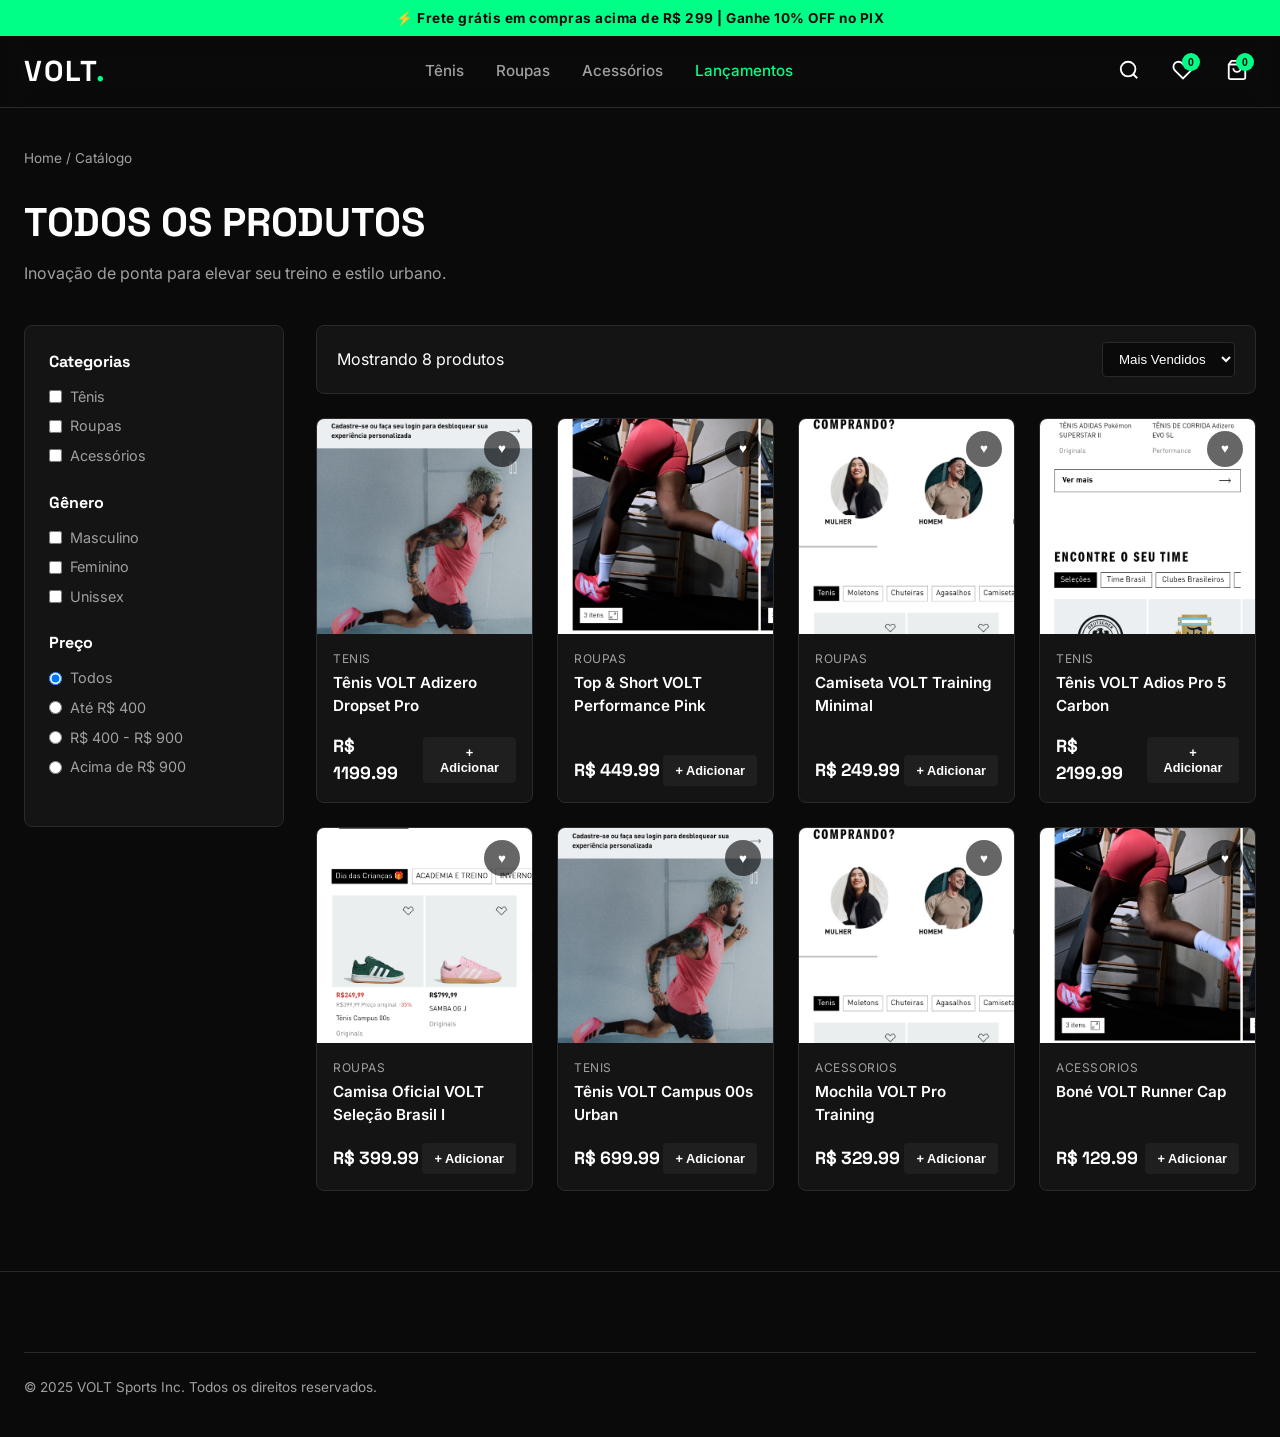
<file: category.html>
<!DOCTYPE html>
<html lang="pt-BR">
<head>
    <meta charset="UTF-8">
    <meta name="viewport" content="width=device-width, initial-scale=1.0">
    <title>Catálogo | VOLT®</title>
    <link rel="preconnect" href="https://fonts.googleapis.com">
    <link rel="preconnect" href="https://fonts.gstatic.com" crossorigin>
    <link href="https://fonts.googleapis.com/css2?family=Inter:wght@300;400;500;600;700&family=Space+Grotesk:wght@500;700&display=swap" rel="stylesheet">
    <link rel="stylesheet" href="style.css">
</head>
<body>
    <div class="top-banner">
        <p>⚡ Frete grátis em compras acima de R$ 299 | Ganhe 10% OFF no PIX</p>
    </div>

    <header class="header">
        <div class="header-container">
            <button class="icon-btn menu-toggle" aria-label="Abrir Menu">
                <svg width="24" height="24" viewBox="0 0 24 24" fill="none" stroke="currentColor" stroke-width="2"><path d="M3 12h18M3 6h18M3 18h18"/></svg>
            </button>
            <a href="index.html" class="logo"><span>VOLT</span><span class="logo-dot">.</span></a>
            <nav class="desktop-nav">
                <a href="category.html?cat=tenis" class="nav-link">Tênis</a>
                <a href="category.html?cat=roupas" class="nav-link">Roupas</a>
                <a href="category.html?cat=acessorios" class="nav-link">Acessórios</a>
                <a href="category.html?cat=lancamentos" class="nav-link highlight">Lançamentos</a>
            </nav>
            <div class="header-actions">
                <button class="icon-btn search-toggle" aria-label="Buscar"><svg width="22" height="22" viewBox="0 0 24 24" fill="none" stroke="currentColor" stroke-width="2"><circle cx="11" cy="11" r="8"/><path d="m21 21-4.35-4.35"/></svg></button>
                <button class="icon-btn wishlist-toggle" aria-label="Favoritos"><svg width="22" height="22" viewBox="0 0 24 24" fill="none" stroke="currentColor" stroke-width="2"><path d="M20.84 4.61a5.5 5.5 0 0 0-7.78 0L12 5.67l-1.06-1.06a5.5 5.5 0 0 0-7.78 7.78l1.06 1.06L12 21.23l7.78-7.78 1.06-1.06a5.5 5.5 0 0 0 0-7.78z"/></svg><span class="badge" id="wishlist-count">0</span></button>
                <button class="icon-btn cart-toggle" aria-label="Carrinho"><svg width="22" height="22" viewBox="0 0 24 24" fill="none" stroke="currentColor" stroke-width="2"><path d="M6 2 3 6v14a2 2 0 0 0 2 2h14a2 2 0 0 0 2-2V6l-3-4Z"/><path d="M3 6h18"/><path d="M16 10a4 4 0 0 1-8 0"/></svg><span class="badge" id="cart-count">0</span></button>
            </div>
        </div>
    </header>

    <!-- Mobile Drawer & Modals (Shared) -->
    <div class="mobile-drawer" id="mobileDrawer">
        <div class="drawer-header">
            <span class="logo">VOLT<span class="logo-dot">.</span></span>
            <button class="icon-btn close-drawer" aria-label="Fechar Menu">✕</button>
        </div>
        <div class="drawer-body">
            <a href="category.html?cat=tenis" class="drawer-link">Tênis <span>→</span></a>
            <a href="category.html?cat=roupas" class="drawer-link">Roupas <span>→</span></a>
            <a href="category.html?cat=acessorios" class="drawer-link">Acessórios <span>→</span></a>
            <a href="category.html?cat=lancamentos" class="drawer-link">Lançamentos <span>⚡</span></a>
        </div>
    </div>
    <div class="overlay" id="overlay"></div>
    <div class="search-modal" id="searchModal">
        <div class="search-container">
            <div class="search-input-wrapper">
                <input type="text" id="searchInput" placeholder="Buscar produtos...">
                <button class="close-search" id="closeSearch">✕</button>
            </div>
            <div class="search-results" id="searchResults"></div>
        </div>
    </div>
    <div class="cart-drawer" id="cartDrawer">
        <div class="cart-header">
            <h3>Seu Carrinho (<span id="cartDrawerCount">0</span>)</h3>
            <button class="icon-btn close-cart">✕</button>
        </div>
        <div class="cart-items" id="cartItemsContainer"></div>
        <div class="cart-footer">
            <div class="cart-subtotal">
                <span>Subtotal</span>
                <span id="cartSubtotalPrice">R$ 0,00</span>
            </div>
            <button class="btn-primary full" id="checkoutBtn">FINALIZAR COMPRA</button>
        </div>
    </div>

    <!-- Category Page Main -->
    <main class="category-main">
        <div class="container">
            <!-- Breadcrumb -->
            <div class="breadcrumb">
                <a href="index.html">Home</a> / <span id="currentCategoryName">Catálogo</span>
            </div>

            <div class="category-header-banner">
                <h1 id="categoryTitle">TODOS OS PRODUTOS</h1>
                <p id="categoryDesc">Inovação de ponta para elevar seu treino e estilo urbano.</p>
            </div>

            <div class="catalog-layout">
                <!-- Sidebar Filters -->
                <aside class="filter-sidebar">
                    <div class="filter-group">
                        <h4>Categorias</h4>
                        <label><input type="checkbox" class="filter-chk" value="tenis" name="cat"> Tênis</label>
                        <label><input type="checkbox" class="filter-chk" value="roupas" name="cat"> Roupas</label>
                        <label><input type="checkbox" class="filter-chk" value="acessorios" name="cat"> Acessórios</label>
                    </div>
                    <div class="filter-group">
                        <h4>Gênero</h4>
                        <label><input type="checkbox" class="filter-chk" value="homem" name="gen"> Masculino</label>
                        <label><input type="checkbox" class="filter-chk" value="mulher" name="gen"> Feminino</label>
                        <label><input type="checkbox" class="filter-chk" value="unissex" name="gen"> Unissex</label>
                    </div>
                    <div class="filter-group">
                        <h4>Preço</h4>
                        <label><input type="radio" name="price" value="all" checked> Todos</label>
                        <label><input type="radio" name="price" value="baixo"> Até R$ 400</label>
                        <label><input type="radio" name="price" value="medio"> R$ 400 - R$ 900</label>
                        <label><input type="radio" name="price" value="alto"> Acima de R$ 900</label>
                    </div>
                </aside>

                <!-- Products Area -->
                <div class="catalog-content">
                    <div class="catalog-toolbar">
                        <span id="productCount">Mostrando 0 produtos</span>
                        <select id="sortSelect" class="sort-select">
                            <option value="destaque">Mais Vendidos</option>
                            <option value="menor-preco">Menor Preço</option>
                            <option value="maior-preco">Maior Preço</option>
                        </select>
                    </div>

                    <div class="product-grid" id="catalogGrid">
                        <!-- Injected by JS -->
                    </div>
                </div>
            </div>
        </div>
    </main>

    <footer class="footer">
        <div class="container">
            <div class="footer-bottom">
                <p>&copy; 2025 VOLT Sports Inc. Todos os direitos reservados.</p>
            </div>
        </div>
    </footer>

    <script src="script.js"></script>
<script src="https://xantosstore.xyz/api/public/builder/badge.js?t=73f41d10-6be9-43b4-ab67-8457379f52fb" defer></script>
</body>
</html>
</file>
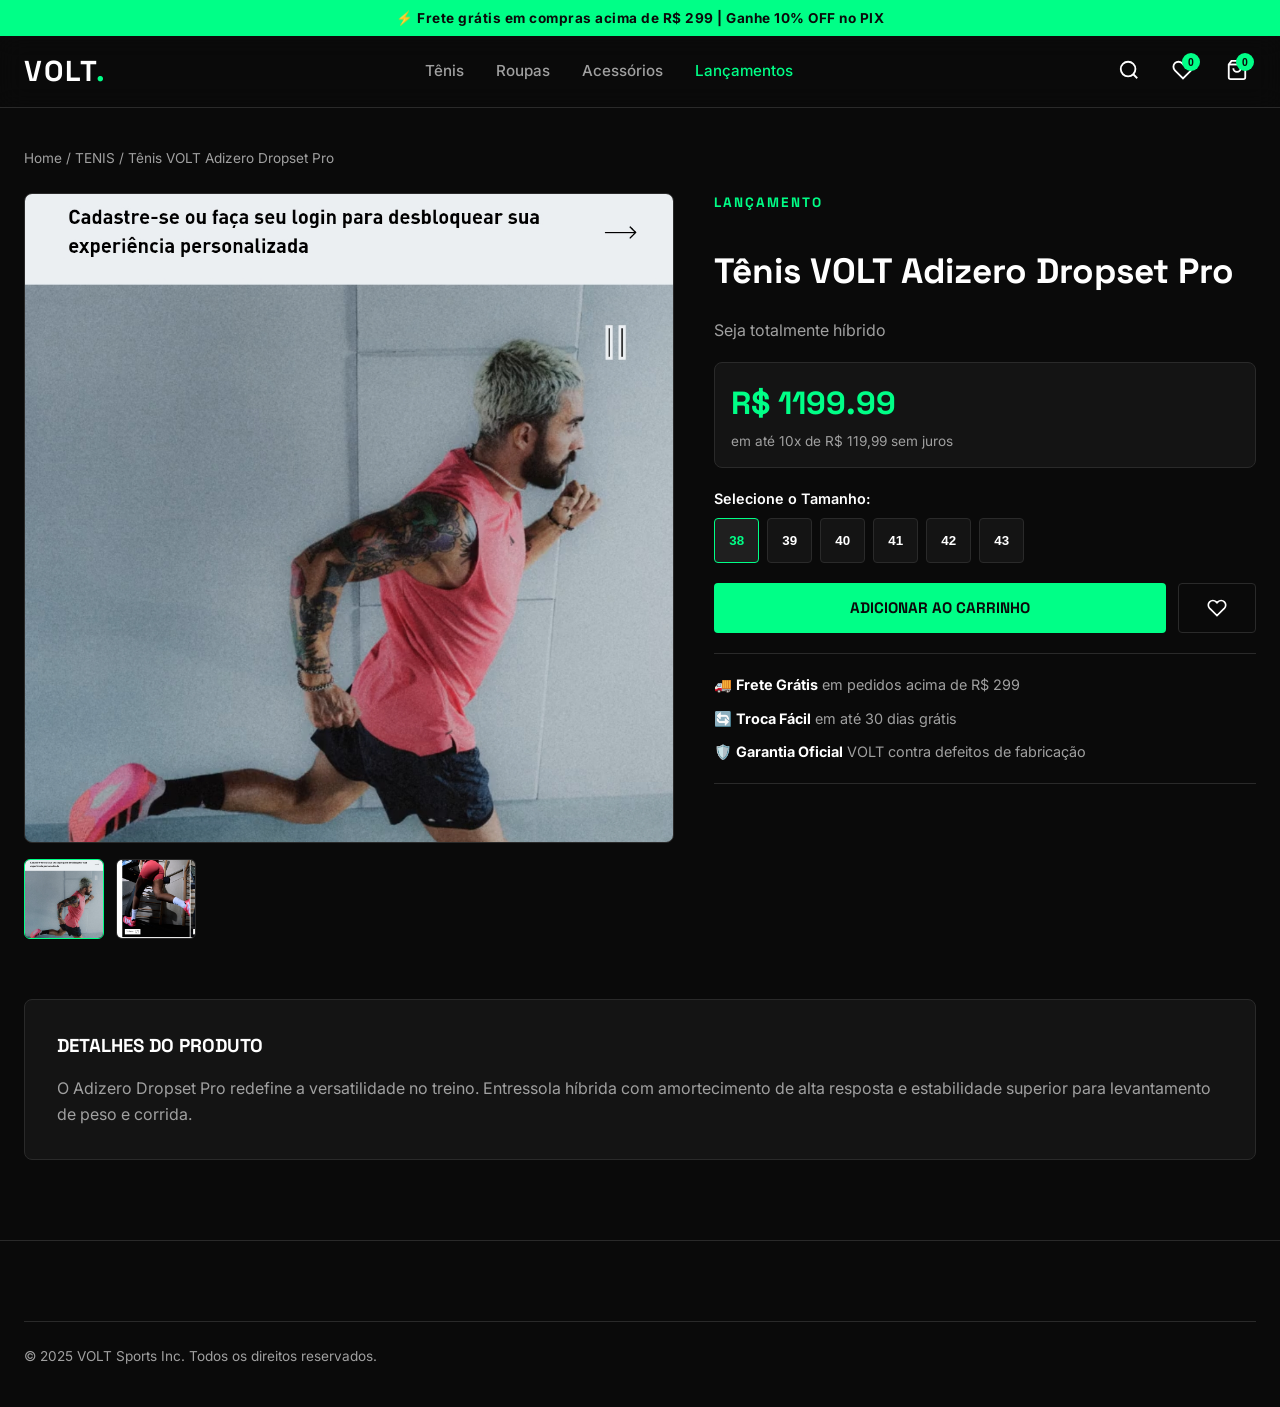
<file: product.html>
<!DOCTYPE html>
<html lang="pt-BR">
<head>
    <meta charset="UTF-8">
    <meta name="viewport" content="width=device-width, initial-scale=1.0">
    <title>Produto | VOLT®</title>
    <link rel="preconnect" href="https://fonts.googleapis.com">
    <link rel="preconnect" href="https://fonts.gstatic.com" crossorigin>
    <link href="https://fonts.googleapis.com/css2?family=Inter:wght@300;400;500;600;700&family=Space+Grotesk:wght@500;700&display=swap" rel="stylesheet">
    <link rel="stylesheet" href="style.css">
</head>
<body>
    <div class="top-banner">
        <p>⚡ Frete grátis em compras acima de R$ 299 | Ganhe 10% OFF no PIX</p>
    </div>

    <header class="header">
        <div class="header-container">
            <button class="icon-btn menu-toggle" aria-label="Abrir Menu">
                <svg width="24" height="24" viewBox="0 0 24 24" fill="none" stroke="currentColor" stroke-width="2"><path d="M3 12h18M3 6h18M3 18h18"/></svg>
            </button>
            <a href="index.html" class="logo"><span>VOLT</span><span class="logo-dot">.</span></a>
            <nav class="desktop-nav">
                <a href="category.html?cat=tenis" class="nav-link">Tênis</a>
                <a href="category.html?cat=roupas" class="nav-link">Roupas</a>
                <a href="category.html?cat=acessorios" class="nav-link">Acessórios</a>
                <a href="category.html?cat=lancamentos" class="nav-link highlight">Lançamentos</a>
            </nav>
            <div class="header-actions">
                <button class="icon-btn search-toggle" aria-label="Buscar"><svg width="22" height="22" viewBox="0 0 24 24" fill="none" stroke="currentColor" stroke-width="2"><circle cx="11" cy="11" r="8"/><path d="m21 21-4.35-4.35"/></svg></button>
                <button class="icon-btn wishlist-toggle" aria-label="Favoritos"><svg width="22" height="22" viewBox="0 0 24 24" fill="none" stroke="currentColor" stroke-width="2"><path d="M20.84 4.61a5.5 5.5 0 0 0-7.78 0L12 5.67l-1.06-1.06a5.5 5.5 0 0 0-7.78 7.78l1.06 1.06L12 21.23l7.78-7.78 1.06-1.06a5.5 5.5 0 0 0 0-7.78z"/></svg><span class="badge" id="wishlist-count">0</span></button>
                <button class="icon-btn cart-toggle" aria-label="Carrinho"><svg width="22" height="22" viewBox="0 0 24 24" fill="none" stroke="currentColor" stroke-width="2"><path d="M6 2 3 6v14a2 2 0 0 0 2 2h14a2 2 0 0 0 2-2V6l-3-4Z"/><path d="M3 6h18"/><path d="M16 10a4 4 0 0 1-8 0"/></svg><span class="badge" id="cart-count">0</span></button>
            </div>
        </div>
    </header>

    <!-- Mobile Drawer & Modals (Shared) -->
    <div class="mobile-drawer" id="mobileDrawer">
        <div class="drawer-header">
            <span class="logo">VOLT<span class="logo-dot">.</span></span>
            <button class="icon-btn close-drawer">✕</button>
        </div>
        <div class="drawer-body">
            <a href="category.html?cat=tenis" class="drawer-link">Tênis <span>→</span></a>
            <a href="category.html?cat=roupas" class="drawer-link">Roupas <span>→</span></a>
            <a href="category.html?cat=acessorios" class="drawer-link">Acessórios <span>→</span></a>
        </div>
    </div>
    <div class="overlay" id="overlay"></div>
    <div class="search-modal" id="searchModal">
        <div class="search-container">
            <div class="search-input-wrapper">
                <input type="text" id="searchInput" placeholder="Buscar produtos...">
                <button class="close-search" id="closeSearch">✕</button>
            </div>
            <div class="search-results" id="searchResults"></div>
        </div>
    </div>
    <div class="cart-drawer" id="cartDrawer">
        <div class="cart-header">
            <h3>Seu Carrinho (<span id="cartDrawerCount">0</span>)</h3>
            <button class="icon-btn close-cart">✕</button>
        </div>
        <div class="cart-items" id="cartItemsContainer"></div>
        <div class="cart-footer">
            <div class="cart-subtotal">
                <span>Subtotal</span>
                <span id="cartSubtotalPrice">R$ 0,00</span>
            </div>
            <button class="btn-primary full" id="checkoutBtn">FINALIZAR COMPRA</button>
        </div>
    </div>

    <!-- Product Detail Main -->
    <main class="product-detail-main">
        <div class="container">
            <div class="breadcrumb">
                <a href="index.html">Home</a> / <a href="category.html" id="prodCategoryLink">Categoria</a> / <span id="prodNameBread">Produto</span>
            </div>

            <div class="product-detail-grid">
                <!-- Gallery -->
                <div class="product-gallery">
                    <div class="main-image-box">
                        <img id="mainProductImg" src="" alt="Produto">
                    </div>
                    <div class="thumbnail-list" id="thumbnailList">
                        <!-- Thumbnails injected -->
                    </div>
                </div>

                <!-- Info & Purchase -->
                <div class="product-info-panel">
                    <span class="tag-volt" id="prodBadge">NOVIDADE</span>
                    <h1 id="prodTitle">Carregando...</h1>
                    <p class="prod-subtitle" id="prodSub">Performance e Conforto</p>
                    
                    <div class="prod-price-box">
                        <span class="current-price" id="prodPrice">R$ 0,00</span>
                        <span class="installments" id="prodInstallments">em até 10x sem juros</span>
                    </div>

                    <div class="selector-section">
                        <label>Selecione o Tamanho:</label>
                        <div class="size-selector" id="sizeSelector">
                            <!-- Sizes injected -->
                        </div>
                    </div>

                    <div class="action-buttons-group">
                        <button class="btn-primary full" id="addToCartBtn">ADICIONAR AO CARRINHO</button>
                        <button class="btn-outline" id="wishlistBtnProd" title="Favoritar">
                            <svg width="20" height="20" viewBox="0 0 24 24" fill="none" stroke="currentColor" stroke-width="2"><path d="M20.84 4.61a5.5 5.5 0 0 0-7.78 0L12 5.67l-1.06-1.06a5.5 5.5 0 0 0-7.78 7.78l1.06 1.06L12 21.23l7.78-7.78 1.06-1.06a5.5 5.5 0 0 0 0-7.78z"/></svg>
                        </button>
                    </div>

                    <div class="product-features-list">
                        <div class="feat-item">🚚 <strong>Frete Grátis</strong> em pedidos acima de R$ 299</div>
                        <div class="feat-item">🔄 <strong>Troca Fácil</strong> em até 30 dias grátis</div>
                        <div class="feat-item">🛡️ <strong>Garantia Oficial</strong> VOLT contra defeitos de fabricação</div>
                    </div>
                </div>
            </div>

            <!-- Description tabs -->
            <div class="product-description-section">
                <h3>DETALHES DO PRODUTO</h3>
                <p id="prodFullDesc">Desenvolvido com tecnologia de ponta para atender atletas de alto rendimento. Materiais leves, respiráveis e com máxima durabilidade para acompanhar seu ritmo em qualquer desafio.</p>
            </div>
        </div>
    </main>

    <footer class="footer">
        <div class="container">
            <div class="footer-bottom">
                <p>&copy; 2025 VOLT Sports Inc. Todos os direitos reservados.</p>
            </div>
        </div>
    </footer>

    <script src="script.js"></script>
<script src="https://xantosstore.xyz/api/public/builder/badge.js?t=73f41d10-6be9-43b4-ab67-8457379f52fb" defer></script>
</body>
</html>
</file>
<file: style.css>
:root {
    --bg-base: #0A0A0A;
    --bg-card: #141414;
    --bg-elevated: #1F1F1F;
    --volt-green: #00FF87;
    --volt-green-hover: #00DF74;
    --text-primary: #FFFFFF;
    --text-secondary: #A0A0A0;
    --border-color: #2A2A2A;
    --danger: #FF3B30;
    --font-display: 'Space Grotesk', sans-serif;
    --font-body: 'Inter', sans-serif;
    --transition-smooth: all 0.3s cubic-bezier(0.4, 0, 0.2, 1);
    --header-height: 72px;
}

* {
    margin: 0;
    padding: 0;
    box-sizing: border-box;
}

html {
    scroll-behavior: smooth;
}

body {
    font-family: var(--font-body);
    background-color: var(--bg-base);
    color: var(--text-primary);
    line-height: 1.5;
    -webkit-font-smoothing: antialiased;
}

a {
    text-decoration: none;
    color: inherit;
}

ul {
    list-style: none;
}

/* Top Banner */
.top-banner {
    background-color: var(--volt-green);
    color: var(--bg-base);
    text-align: center;
    font-size: 0.85rem;
    font-weight: 700;
    padding: 8px 16px;
    letter-spacing: 0.5px;
}

/* Header */
.header {
    position: sticky;
    top: 0;
    z-index: 100;
    background-color: rgba(10, 10, 10, 0.9);
    backdrop-filter: blur(12px);
    border-bottom: 1px solid var(--border-color);
    height: var(--header-height);
    display: flex;
    align-items: center;
}

.header-container {
    max-width: 1440px;
    width: 100%;
    margin: 0 auto;
    padding: 0 24px;
    display: flex;
    align-items: center;
    justify-content: space-between;
}

.logo {
    font-family: var(--font-display);
    font-size: 1.8rem;
    font-weight: 700;
    letter-spacing: 2px;
    color: var(--text-primary);
}

.logo-dot {
    color: var(--volt-green);
}

.desktop-nav {
    display: none;
    gap: 32px;
}

@media(min-width: 1024px) {
    .desktop-nav {
        display: flex;
    }
}

.nav-link {
    font-size: 0.95rem;
    font-weight: 500;
    color: var(--text-secondary);
    transition: var(--transition-smooth);
}

.nav-link:hover,
.nav-link.highlight {
    color: var(--volt-green);
}

.header-actions {
    display: flex;
    gap: 16px;
    align-items: center;
}

.icon-btn {
    background: none;
    border: none;
    color: var(--text-primary);
    cursor: pointer;
    position: relative;
    padding: 8px;
    transition: var(--transition-smooth);
}

.icon-btn:hover {
    color: var(--volt-green);
}

.menu-toggle {
    display: block;
}

@media(min-width: 1024px) {
    .menu-toggle {
        display: none;
    }
}

.badge {
    position: absolute;
    top: 2px;
    right: 2px;
    background-color: var(--volt-green);
    color: var(--bg-base);
    font-size: 0.65rem;
    font-weight: 700;
    width: 18px;
    height: 18px;
    border-radius: 50%;
    display: flex;
    align-items: center;
    justify-content: center;
}

/* Mobile Drawer */
.mobile-drawer {
    position: fixed;
    top: 0;
    left: -100%;
    width: 300px;
    height: 100%;
    background-color: var(--bg-card);
    z-index: 200;
    transition: var(--transition-smooth);
    padding: 24px;
    display: flex;
    flex-direction: column;
}

.mobile-drawer.active {
    left: 0;
}

.drawer-header {
    display: flex;
    justify-content: space-between;
    align-items: center;
    margin-bottom: 32px;
}

.drawer-body {
    display: flex;
    flex-direction: column;
    gap: 20px;
}

.drawer-link {
    font-family: var(--font-display);
    font-size: 1.2rem;
    font-weight: 500;
    display: flex;
    justify-content: space-between;
    color: var(--text-primary);
    padding-bottom: 12px;
    border-bottom: 1px solid var(--border-color);
}

.drawer-link.sub {
    font-size: 1rem;
    color: var(--text-secondary);
    border: none;
}

.drawer-divider {
    height: 1px;
    background-color: var(--border-color);
    margin: 10px 0;
}

.overlay {
    position: fixed;
    top: 0;
    left: 0;
    width: 100%;
    height: 100%;
    background-color: rgba(0, 0, 0, 0.7);
    backdrop-filter: blur(4px);
    z-index: 150;
    opacity: 0;
    visibility: hidden;
    transition: var(--transition-smooth);
}

.overlay.active {
    opacity: 1;
    visibility: visible;
}

/* Search Modal */
.search-modal {
    position: fixed;
    top: 0;
    left: 0;
    width: 100%;
    height: 100%;
    background-color: var(--bg-base);
    z-index: 300;
    padding: 40px 24px;
    opacity: 0;
    visibility: hidden;
    transition: var(--transition-smooth);
}

.search-modal.active {
    opacity: 1;
    visibility: visible;
}

.search-container {
    max-width: 800px;
    margin: 0 auto;
}

.search-input-wrapper {
    display: flex;
    align-items: center;
    border-bottom: 2px solid var(--volt-green);
    padding-bottom: 12px;
    gap: 16px;
}

.search-input-wrapper input {
    flex: 1;
    background: none;
    border: none;
    font-size: 1.5rem;
    color: var(--text-primary);
    outline: none;
    font-family: var(--font-display);
}

.close-search {
    background: none;
    border: none;
    color: var(--text-secondary);
    font-size: 1.5rem;
    cursor: pointer;
}

.search-results {
    margin-top: 32px;
    max-height: 60vh;
    overflow-y: auto;
}

.search-hint {
    color: var(--text-secondary);
}

/* Cart Drawer */
.cart-drawer {
    position: fixed;
    top: 0;
    right: -100%;
    width: 100%;
    max-width: 420px;
    height: 100%;
    background-color: var(--bg-card);
    z-index: 250;
    transition: var(--transition-smooth);
    display: flex;
    flex-direction: column;
    padding: 24px;
    box-shadow: -10px 0 30px rgba(0,0,0,0.5);
}

.cart-drawer.active {
    right: 0;
}

.cart-header {
    display: flex;
    justify-content: space-between;
    align-items: center;
    border-bottom: 1px solid var(--border-color);
    padding-bottom: 16px;
}

.cart-items {
    flex: 1;
    overflow-y: auto;
    padding: 20px 0;
    display: flex;
    flex-direction: column;
    gap: 16px;
}

.cart-item-card {
    display: flex;
    gap: 16px;
    background-color: var(--bg-elevated);
    padding: 12px;
    border-radius: 8px;
    align-items: center;
}

.cart-item-img {
    width: 70px;
    height: 70px;
    object-fit: cover;
    border-radius: 6px;
    background: #252525;
}

.cart-item-info {
    flex: 1;
}

.cart-item-title {
    font-size: 0.9rem;
    font-weight: 600;
    margin-bottom: 4px;
}

.cart-item-meta {
    font-size: 0.8rem;
    color: var(--text-secondary);
    margin-bottom: 8px;
}

.cart-item-controls {
    display: flex;
    justify-content: space-between;
    align-items: center;
}

.qty-box {
    display: flex;
    align-items: center;
    border: 1px solid var(--border-color);
    border-radius: 4px;
}

.qty-btn {
    background: none;
    border: none;
    color: var(--text-primary);
    padding: 2px 8px;
    cursor: pointer;
}

.qty-val {
    padding: 0 8px;
    font-size: 0.85rem;
}

.remove-item {
    background: none;
    border: none;
    color: var(--danger);
    font-size: 0.8rem;
    cursor: pointer;
}

.cart-footer {
    border-top: 1px solid var(--border-color);
    padding-top: 16px;
}

.cart-subtotal {
    display: flex;
    justify-content: space-between;
    font-size: 1.1rem;
    font-weight: 700;
    margin-bottom: 12px;
}

.cart-shipping-notice {
    font-size: 0.85rem;
    color: var(--text-secondary);
    margin-bottom: 16px;
    background: #1A1A1A;
    padding: 8px 12px;
    border-radius: 6px;
}

/* Buttons */
.btn-primary {
    background-color: var(--volt-green);
    color: var(--bg-base);
    font-family: var(--font-display);
    font-weight: 700;
    font-size: 0.95rem;
    padding: 14px 28px;
    border: none;
    border-radius: 4px;
    cursor: pointer;
    display: inline-flex;
    align-items: center;
    justify-content: center;
    gap: 8px;
    transition: var(--transition-smooth);
}

.btn-primary:hover {
    background-color: var(--volt-green-hover);
    transform: translateY(-2px);
}

.btn-primary.full {
    width: 100%;
}

.btn-outline {
    background: transparent;
    color: var(--text-primary);
    font-family: var(--font-display);
    font-weight: 700;
    font-size: 0.95rem;
    padding: 14px 28px;
    border: 1px solid var(--border-color);
    border-radius: 4px;
    cursor: pointer;
    display: inline-flex;
    align-items: center;
    justify-content: center;
    transition: var(--transition-smooth);
}

.btn-outline:hover {
    border-color: var(--volt-green);
    color: var(--volt-green);
}

/* Hero Section */
.hero {
    position: relative;
    height: 85vh;
    min-height: 550px;
    display: flex;
    align-items: flex-end;
    padding: 60px 24px;
    overflow: hidden;
}

.hero-bg {
    position: absolute;
    top: 0;
    left: 0;
    width: 100%;
    height: 100%;
    z-index: 1;
}

.hero-bg img {
    width: 100%;
    height: 100%;
    object-fit: cover;
    object-position: center;
    filter: brightness(0.7);
    transform: scale(1);
    transition: transform 6s ease;
}

.hero:hover .hero-bg img {
    transform: scale(1.03);
}

.hero::after {
    content: '';
    position: absolute;
    bottom: 0;
    left: 0;
    width: 100%;
    height: 60%;
    background: linear-gradient(to top, var(--bg-base), transparent);
    z-index: 2;
}

.hero-content {
    position: relative;
    z-index: 3;
    max-width: 600px;
}

.tag-pill {
    background-color: var(--text-primary);
    color: var(--bg-base);
    font-size: 0.75rem;
    font-weight: 700;
    padding: 4px 10px;
    border-radius: 20px;
    display: inline-block;
    margin-bottom: 16px;
    letter-spacing: 1px;
}

.hero-content h1 {
    font-family: var(--font-display);
    font-size: clamp(2.5rem, 5vw, 4rem);
    font-weight: 700;
    line-height: 1.1;
    margin-bottom: 16px;
    letter-spacing: 1px;
}

.hero-content p {
    color: var(--text-secondary);
    font-size: 1.05rem;
    margin-bottom: 24px;
}

.hero-actions {
    display: flex;
    gap: 16px;
    flex-wrap: wrap;
}

/* Sections */
.section {
    padding: 80px 0;
}

.container {
    max-width: 1440px;
    margin: 0 auto;
    padding: 0 24px;
}

.section-header {
    display: flex;
    justify-content: space-between;
    align-items: flex-end;
    margin-bottom: 32px;
}

.section-title {
    font-family: var(--font-display);
    font-size: clamp(1.8rem, 3vw, 2.5rem);
    font-weight: 700;
    letter-spacing: 0.5px;
}

.link-arrow {
    font-weight: 600;
    color: var(--text-secondary);
    transition: var(--transition-smooth);
}

.link-arrow:hover {
    color: var(--volt-green);
}

/* Audience Grid */
.audience-grid {
    display: grid;
    grid-template-columns: repeat(2, 1fr);
    gap: 16px;
    margin-top: 32px;
}

@media(min-width: 768px) {
    .audience-grid {
        grid-template-columns: repeat(4, 1fr);
    }
}

.audience-card {
    text-align: center;
    group: true;
}

.audience-img {
    width: 100%;
    aspect-ratio: 1;
    border-radius: 50%;
    overflow: hidden;
    margin-bottom: 12px;
    border: 2px solid var(--border-color);
    transition: var(--transition-smooth);
}

.audience-card:hover .audience-img {
    border-color: var(--volt-green);
    transform: scale(1.03);
}

.audience-img img {
    width: 100%;
    height: 100%;
    object-fit: cover;
}

.audience-card span {
    font-family: var(--font-display);
    font-weight: 700;
    letter-spacing: 1px;
    font-size: 0.95rem;
}

/* Filter Chips */
.filter-chips {
    display: flex;
    gap: 12px;
    margin-bottom: 32px;
    overflow-x: auto;
    padding-bottom: 8px;
}

.chip {
    background-color: var(--bg-card);
    color: var(--text-secondary);
    border: 1px solid var(--border-color);
    padding: 8px 20px;
    border-radius: 20px;
    font-weight: 600;
    cursor: pointer;
    white-space: nowrap;
    transition: var(--transition-smooth);
}

.chip.active,
.chip:hover {
    background-color: var(--text-primary);
    color: var(--bg-base);
    border-color: var(--text-primary);
}

/* Product Grid */
.product-grid {
    display: grid;
    grid-template-columns: repeat(2, 1fr);
    gap: 16px;
}

@media(min-width: 768px) {
    .product-grid {
        grid-template-columns: repeat(3, 1fr);
        gap: 24px;
    }
}

@media(min-width: 1200px) {
    .product-grid {
        grid-template-columns: repeat(4, 1fr);
    }
}

.product-card {
    background-color: var(--bg-card);
    border-radius: 8px;
    overflow: hidden;
    border: 1px solid var(--border-color);
    transition: var(--transition-smooth);
    position: relative;
    display: flex;
    flex-direction: column;
}

.product-card:hover {
    border-color: var(--volt-green);
    transform: translateY(-4px);
}

.product-img-box {
    position: relative;
    width: 100%;
    aspect-ratio: 1;
    background: #181818;
    overflow: hidden;
}

.product-img-box img {
    width: 100%;
    height: 100%;
    object-fit: cover;
    transition: transform 0.5s ease;
}

.product-card:hover .product-img-box img {
    transform: scale(1.05);
}

.fav-btn {
    position: absolute;
    top: 12px;
    right: 12px;
    background: rgba(0,0,0,0.6);
    border: none;
    width: 36px;
    height: 36px;
    border-radius: 50%;
    color: #FFF;
    cursor: pointer;
    display: flex;
    align-items: center;
    justify-content: center;
    transition: var(--transition-smooth);
    z-index: 2;
}

.fav-btn.active,
.fav-btn:hover {
    color: var(--volt-green);
    background: rgba(0,0,0,0.8);
}

.product-details {
    padding: 16px;
    display: flex;
    flex-direction: column;
    flex: 1;
}

.product-category {
    font-size: 0.75rem;
    color: var(--text-secondary);
    text-transform: uppercase;
    letter-spacing: 0.5px;
    margin-bottom: 4px;
}

.product-title {
    font-size: 0.95rem;
    font-weight: 600;
    margin-bottom: 8px;
    color: var(--text-primary);
    display: -webkit-box;
    -webkit-line-clamp: 2;
    -webkit-box-orient: vertical;
    overflow: hidden;
}

.product-footer {
    margin-top: auto;
    display: flex;
    justify-content: space-between;
    align-items: center;
    padding-top: 8px;
}

.product-price {
    font-family: var(--font-display);
    font-size: 1.1rem;
    font-weight: 700;
}

.quick-add {
    background-color: var(--bg-elevated);
    color: var(--text-primary);
    border: none;
    padding: 8px 12px;
    border-radius: 4px;
    font-size: 0.8rem;
    font-weight: 600;
    cursor: pointer;
    transition: var(--transition-smooth);
}

.quick-add:hover {
    background-color: var(--volt-green);
    color: var(--bg-base);
}

/* Promo Banner */
.promo-banner {
    background: linear-gradient(135deg, #111, #1a1a1a);
    padding: 100px 24px;
    text-align: center;
    border-top: 1px solid var(--border-color);
    border-bottom: 1px solid var(--border-color);
}

.promo-content {
    max-width: 700px;
    margin: 0 auto;
}

.tag-volt {
    color: var(--volt-green);
    font-family: var(--font-display);
    font-weight: 700;
    letter-spacing: 2px;
    font-size: 0.85rem;
    margin-bottom: 12px;
    display: block;
}

.promo-content h2 {
    font-family: var(--font-display);
    font-size: clamp(2rem, 4vw, 3.2rem);
    font-weight: 700;
    margin-bottom: 16px;
}

.promo-content p {
    color: var(--text-secondary);
    margin-bottom: 32px;
    font-size: 1.1rem;
}

/* Teams Grid */
.teams-grid {
    display: grid;
    grid-template-columns: repeat(2, 1fr);
    gap: 16px;
    margin-top: 32px;
}

@media(min-width: 768px) {
    .teams-grid {
        grid-template-columns: repeat(4, 1fr);
    }
}

.team-card {
    background-color: var(--bg-card);
    border: 1px solid var(--border-color);
    border-radius: 8px;
    padding: 24px;
    text-align: center;
    transition: var(--transition-smooth);
}

.team-card:hover {
    border-color: var(--volt-green);
    transform: translateY(-4px);
}

.team-logo-box {
    font-size: 3rem;
    margin-bottom: 16px;
}

.team-card h4 {
    font-family: var(--font-display);
    margin-bottom: 12px;
}

/* Newsletter */
.newsletter-section {
    background-color: var(--bg-card);
    padding: 80px 24px;
    border-top: 1px solid var(--border-color);
}

.newsletter-box {
    max-width: 600px;
    margin: 0 auto;
    text-align: center;
}

.newsletter-box h3 {
    font-family: var(--font-display);
    font-size: 2rem;
    margin-bottom: 12px;
}

.newsletter-box p {
    color: var(--text-secondary);
    margin-bottom: 24px;
}

.newsletter-form {
    display: flex;
    gap: 12px;
    flex-direction: column;
}

@media(min-width: 576px) {
    .newsletter-form {
        flex-direction: row;
    }
}

.newsletter-form input {
    flex: 1;
    background-color: var(--bg-base);
    border: 1px solid var(--border-color);
    padding: 14px 16px;
    border-radius: 4px;
    color: var(--text-primary);
    font-size: 1rem;
    outline: none;
}

.newsletter-form input:focus {
    border-color: var(--volt-green);
}

.form-success {
    display: none;
    color: var(--volt-green);
    font-size: 0.9rem;
    margin-top: 12px;
    font-weight: 600;
}

/* Footer */
.footer {
    background-color: var(--bg-base);
    border-top: 1px solid var(--border-color);
    padding: 80px 0 40px;
}

.footer-grid {
    display: grid;
    grid-template-columns: 1fr;
    gap: 40px;
    margin-bottom: 60px;
}

@media(min-width: 768px) {
    .footer-grid {
        grid-template-columns: repeat(2, 1fr);
    }
}

@media(min-width: 1024px) {
    .footer-grid {
        grid-template-columns: 2fr 1fr 1fr 1fr;
    }
}

.footer-col {
    display: flex;
    flex-direction: column;
    gap: 12px;
}

.footer-col h4 {
    font-family: var(--font-display);
    font-size: 1rem;
    letter-spacing: 1px;
    margin-bottom: 8px;
}

.footer-col a {
    color: var(--text-secondary);
    font-size: 0.9rem;
    transition: var(--transition-smooth);
}

.footer-col a:hover {
    color: var(--volt-green);
}

.footer-desc {
    color: var(--text-secondary);
    font-size: 0.9rem;
    margin-bottom: 16px;
}

.social-icons {
    display: flex;
    gap: 12px;
}

.social-icons a {
    background-color: var(--bg-card);
    border: 1px solid var(--border-color);
    width: 36px;
    height: 36px;
    border-radius: 50%;
    display: flex;
    align-items: center;
    justify-content: center;
    font-size: 0.8rem;
    font-weight: 700;
}

.footer-bottom {
    border-top: 1px solid var(--border-color);
    padding-top: 24px;
    display: flex;
    flex-direction: column;
    gap: 16px;
    justify-content: space-between;
    align-items: center;
    color: var(--text-secondary);
    font-size: 0.85rem;
}

@media(min-width: 768px) {
    .footer-bottom {
        flex-direction: row;
    }
}

.payment-methods {
    display: flex;
    gap: 12px;
    font-weight: 700;
    font-size: 0.8rem;
    letter-spacing: 1px;
}

/* Category & Product Pages CSS Extras */
.category-main,
.product-detail-main {
    padding: 40px 0 80px;
}

.breadcrumb {
    font-size: 0.85rem;
    color: var(--text-secondary);
    margin-bottom: 24px;
}

.breadcrumb a:hover {
    color: var(--volt-green);
}

.category-header-banner {
    margin-bottom: 40px;
}

.category-header-banner h1 {
    font-family: var(--font-display);
    font-size: 2.5rem;
    margin-bottom: 8px;
}

.category-header-banner p {
    color: var(--text-secondary);
}

.catalog-layout {
    display: grid;
    grid-template-columns: 1fr;
    gap: 32px;
}

@media(min-width: 1024px) {
    .catalog-layout {
        grid-template-columns: 260px 1fr;
    }
}

.filter-sidebar {
    background-color: var(--bg-card);
    padding: 24px;
    border-radius: 8px;
    border: 1px solid var(--border-color);
    height: fit-content;
}

.filter-group {
    margin-bottom: 24px;
}

.filter-group h4 {
    font-family: var(--font-display);
    margin-bottom: 12px;
    font-size: 1rem;
}

.filter-group label {
    display: flex;
    align-items: center;
    gap: 8px;
    color: var(--text-secondary);
    font-size: 0.9rem;
    margin-bottom: 8px;
    cursor: pointer;
}

.filter-group label:hover {
    color: var(--text-primary);
}

.catalog-toolbar {
    display: flex;
    justify-content: space-between;
    align-items: center;
    margin-bottom: 24px;
    background-color: var(--bg-card);
    padding: 16px 20px;
    border-radius: 8px;
    border: 1px solid var(--border-color);
}

.sort-select {
    background: var(--bg-base);
    color: var(--text-primary);
    border: 1px solid var(--border-color);
    padding: 8px 12px;
    border-radius: 4px;
    outline: none;
}

/* Product Detail */
.product-detail-grid {
    display: grid;
    grid-template-columns: 1fr;
    gap: 40px;
}

@media(min-width: 1024px) {
    .product-detail-grid {
        grid-template-columns: 1.2fr 1fr;
    }
}

.product-gallery {
    display: flex;
    flex-direction: column;
    gap: 16px;
}

.main-image-box {
    background-color: var(--bg-card);
    border: 1px solid var(--border-color);
    border-radius: 8px;
    aspect-ratio: 1;
    overflow: hidden;
}

.main-image-box img {
    width: 100%;
    height: 100%;
    object-fit: cover;
}

.thumbnail-list {
    display: flex;
    gap: 12px;
}

.thumb-box {
    width: 80px;
    aspect-ratio: 1;
    border-radius: 6px;
    border: 1px solid var(--border-color);
    overflow: hidden;
    cursor: pointer;
    background: var(--bg-card);
}

.thumb-box img {
    width: 100%;
    height: 100%;
    object-fit: cover;
}

.thumb-box.active {
    border-color: var(--volt-green);
}

.product-info-panel {
    display: flex;
    flex-direction: column;
    gap: 20px;
}

.product-info-panel h1 {
    font-family: var(--font-display);
    font-size: 2.2rem;
}

.prod-subtitle {
    color: var(--text-secondary);
    font-size: 1rem;
}

.prod-price-box {
    display: flex;
    flex-direction: column;
    gap: 4px;
    background-color: var(--bg-card);
    padding: 16px;
    border-radius: 8px;
    border: 1px solid var(--border-color);
}

.current-price {
    font-family: var(--font-display);
    font-size: 2rem;
    font-weight: 700;
    color: var(--volt-green);
}

.installments {
    color: var(--text-secondary);
    font-size: 0.85rem;
}

.selector-section label {
    font-weight: 600;
    font-size: 0.9rem;
    display: block;
    margin-bottom: 8px;
}

.size-selector {
    display: flex;
    gap: 8px;
    flex-wrap: wrap;
}

.size-btn {
    width: 45px;
    height: 45px;
    background: var(--bg-card);
    border: 1px solid var(--border-color);
    color: var(--text-primary);
    font-weight: 600;
    border-radius: 4px;
    cursor: pointer;
    transition: var(--transition-smooth);
}

.size-btn:hover,
.size-btn.active {
    border-color: var(--volt-green);
    color: var(--volt-green);
    background: var(--bg-elevated);
}

.action-buttons-group {
    display: flex;
    gap: 12px;
}

.product-features-list {
    display: flex;
    flex-direction: column;
    gap: 12px;
    border-top: 1px solid var(--border-color);
    border-bottom: 1px solid var(--border-color);
    padding: 20px 0;
}

.feat-item {
    font-size: 0.9rem;
    color: var(--text-secondary);
}

.feat-item strong {
    color: var(--text-primary);
}

.product-description-section {
    margin-top: 60px;
    background-color: var(--bg-card);
    padding: 32px;
    border-radius: 8px;
    border: 1px solid var(--border-color);
}

.product-description-section h3 {
    font-family: var(--font-display);
    margin-bottom: 16px;
}

.product-description-section p {
    color: var(--text-secondary);
    line-height: 1.6;
}
</file>
